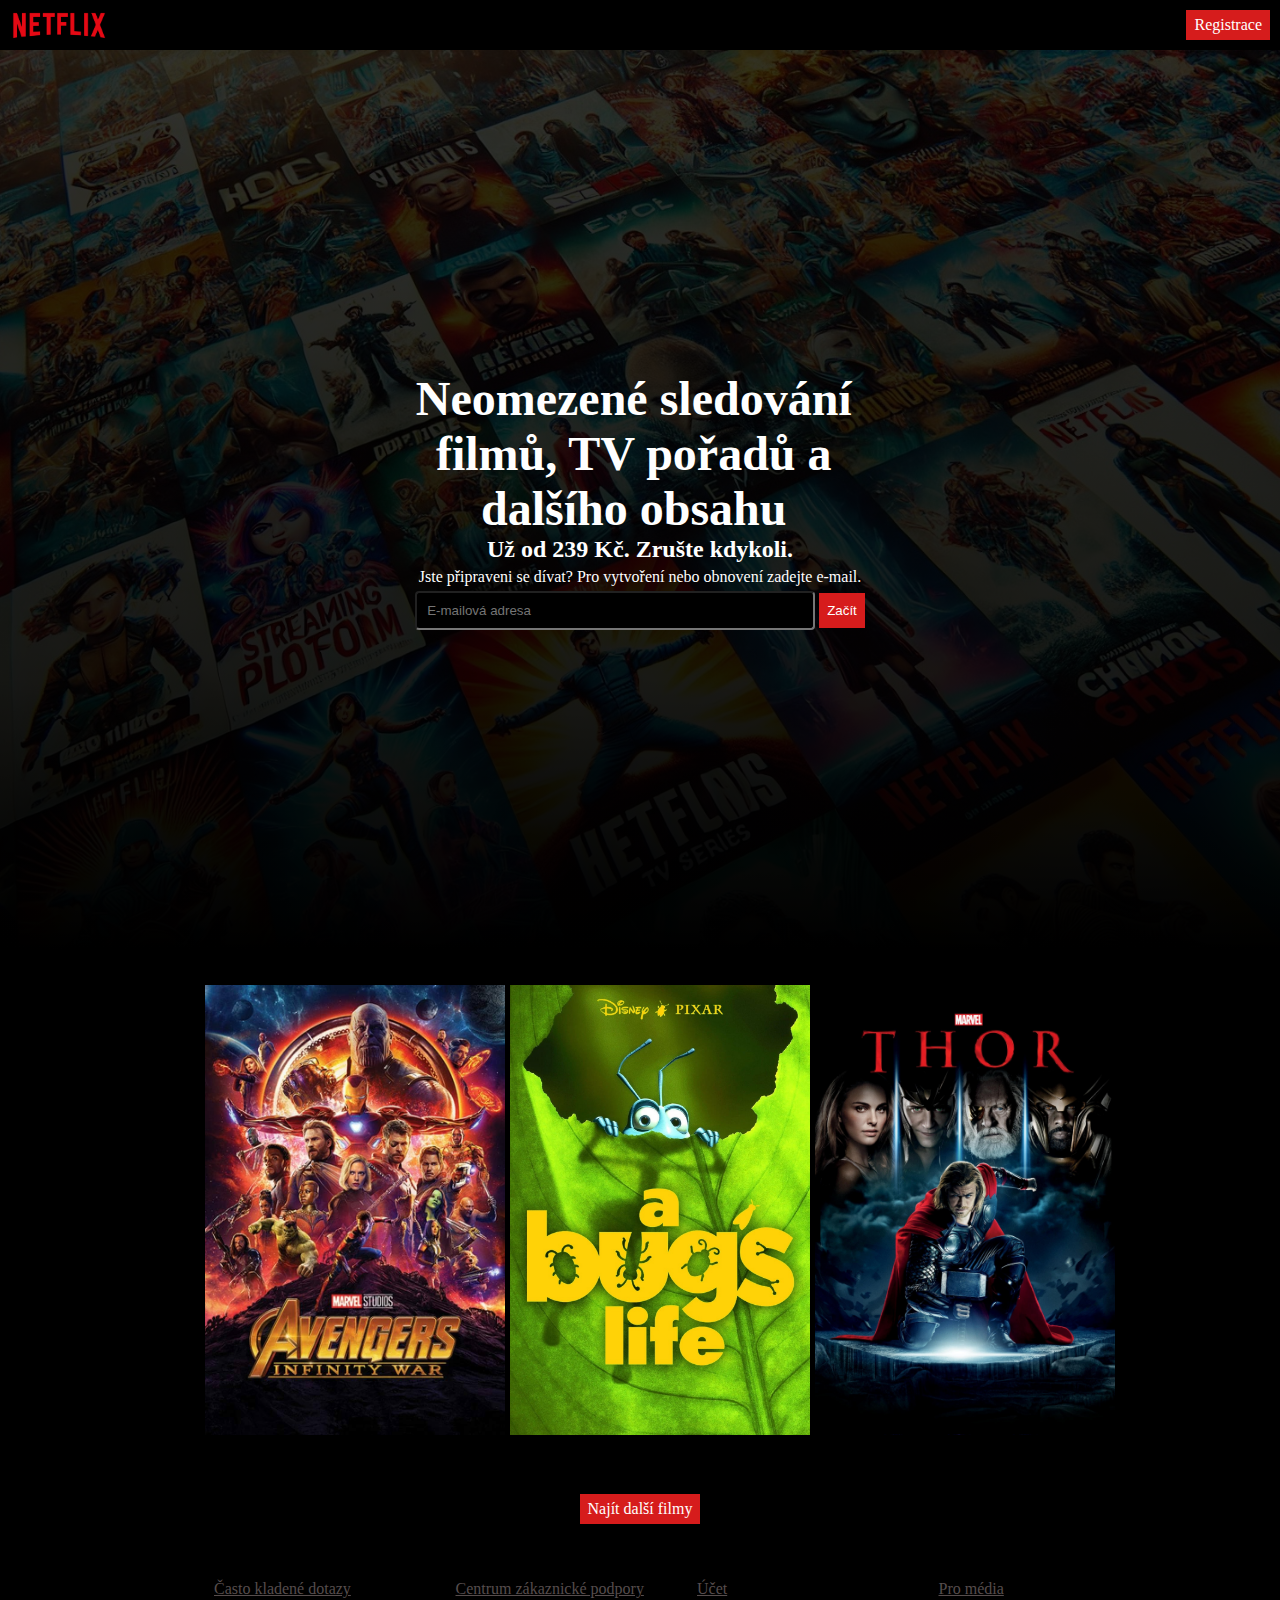
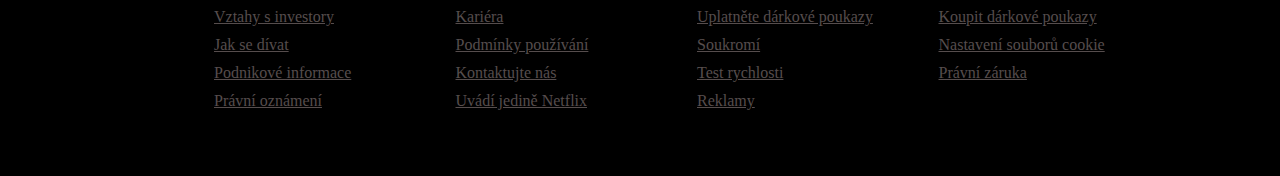
<file: index.html>
<!DOCTYPE html>
<html lang="cs">
  <head>
    <meta charset="UTF-8" />
    <meta name="viewport" content="width=device-width, initial-scale=1.0" />
    <title>Netflix</title>
    <link rel="stylesheet" href="CSS/style.css" />
    <link
      href="https://cdnjs.cloudflare.com/ajax/libs/font-awesome/6.5.2/css/all.min.css"
      rel="stylesheet"
    />
  </head>
  <body>
    <div id="top"></div>
    <header class="header" id="main-header">
      <div class="header-container">
        <img
          src="pictures/netflix-logo.png"
          alt="Netflix logo"
          class="netflix-logo-img"
        />
        <a href="form.html" class="registration-btn" id="registration-btn"
          >Registrace</a
        >
      </div>
    </header>
    <main class="hero-section" id="hero-section">
      <div class="hero-content" id="hero-content">
        <h1 class="hero-title">
          Neomezené sledování filmů, TV pořadů a dalšího obsahu
        </h1>
        <h2 class="hero-subtitle">Už od 239 Kč. Zrušte kdykoli.</h2>
        <p class="hero-text">
          Jste připraveni se dívat? Pro vytvoření nebo obnovení zadejte e-mail.
        </p>
        <form class="hero-form" id="hero-form">
          <label for="hero-email" class="hero-label sr-only"
            >E-mailová adresa</label
          >
          <input
            type="email"
            id="hero-email"
            name="email"
            class="hero-input"
            placeholder="E-mailová adresa"
            required
          />
          <button type="submit" class="hero-button" id="hero-button">
            Začít
          </button>
        </form>
      </div>
    </main>
    <section
      class="movies-section"
      aria-labelledby="recommended-title"
      id="recommended"
    >
      <ul class="movies-list">
        <li class="movies-item">
          <img
            src="pictures/avengers.jpg"
            alt="Avenger: Infinity war - film poster"
            class="movies-poster"
            width="300"
            height="450"
            loading="lazy"
            decoding="async"
          />
        </li>
        <li class="movies-item">
          <img
            src="pictures/bugs-life.jpeg"
            alt="A Bug's Life - film poster "
            class="movies-poster"
            width="300"
            height="450"
            loading="lazy"
            decoding="async"
          />
        </li>
        <li class="movies-item">
          <img
            src="pictures/thor.jpeg"
            alt="Thor - film poster"
            class="movies-poster"
            width="300"
            height="450"
            loading="lazy"
            decoding="async"
          />
        </li>
      </ul>
      <a href="films.html" class="movies-cta" id="movies-cta"
        >Najít další filmy</a
      >
    </section>
    <footer class="site-footer">
      <nav class="site-footer-nav" aria-label="Užitečné odkazy">
        <div class="site-footer-lists">
          <ul class="site-footer-list">
            <li><a href="#">Často kladené dotazy</a></li>
            <li><a href="#">Vztahy s investory</a></li>
            <li><a href="#">Jak se dívat</a></li>
            <li><a href="#">Podnikové informace</a></li>
            <li><a href="#">Právní oznámení</a></li>
          </ul>

          <ul class="site-footer-list">
            <li><a href="#">Centrum zákaznické podpory</a></li>
            <li><a href="#">Kariéra</a></li>
            <li><a href="#">Podmínky používání</a></li>
            <li><a href="#">Kontaktujte nás</a></li>
            <li><a href="#">Uvádí jedině Netflix</a></li>
          </ul>

          <ul class="site-footer-list">
            <li><a href="#">Účet</a></li>
            <li><a href="#">Uplatněte dárkové poukazy</a></li>
            <li><a href="#">Soukromí</a></li>
            <li><a href="#">Test rychlosti</a></li>
            <li><a href="#">Reklamy</a></li>
          </ul>

          <ul class="site-footer-list">
            <li><a href="#">Pro média</a></li>
            <li><a href="#">Koupit dárkové poukazy</a></li>
            <li><a href="#">Nastavení souborů cookie</a></li>
            <li><a href="#">Právní záruka</a></li>
          </ul>
        </div>
      </nav>
    </footer>
    <a href="#top" class="back-to-top" id="backToTop" aria-label="Zpět nahoru">
      <i class="fa-regular fa-circle-up"></i>
    </a>
    <script src="js/script.js" defer></script>
  </body>
</html>
</file>
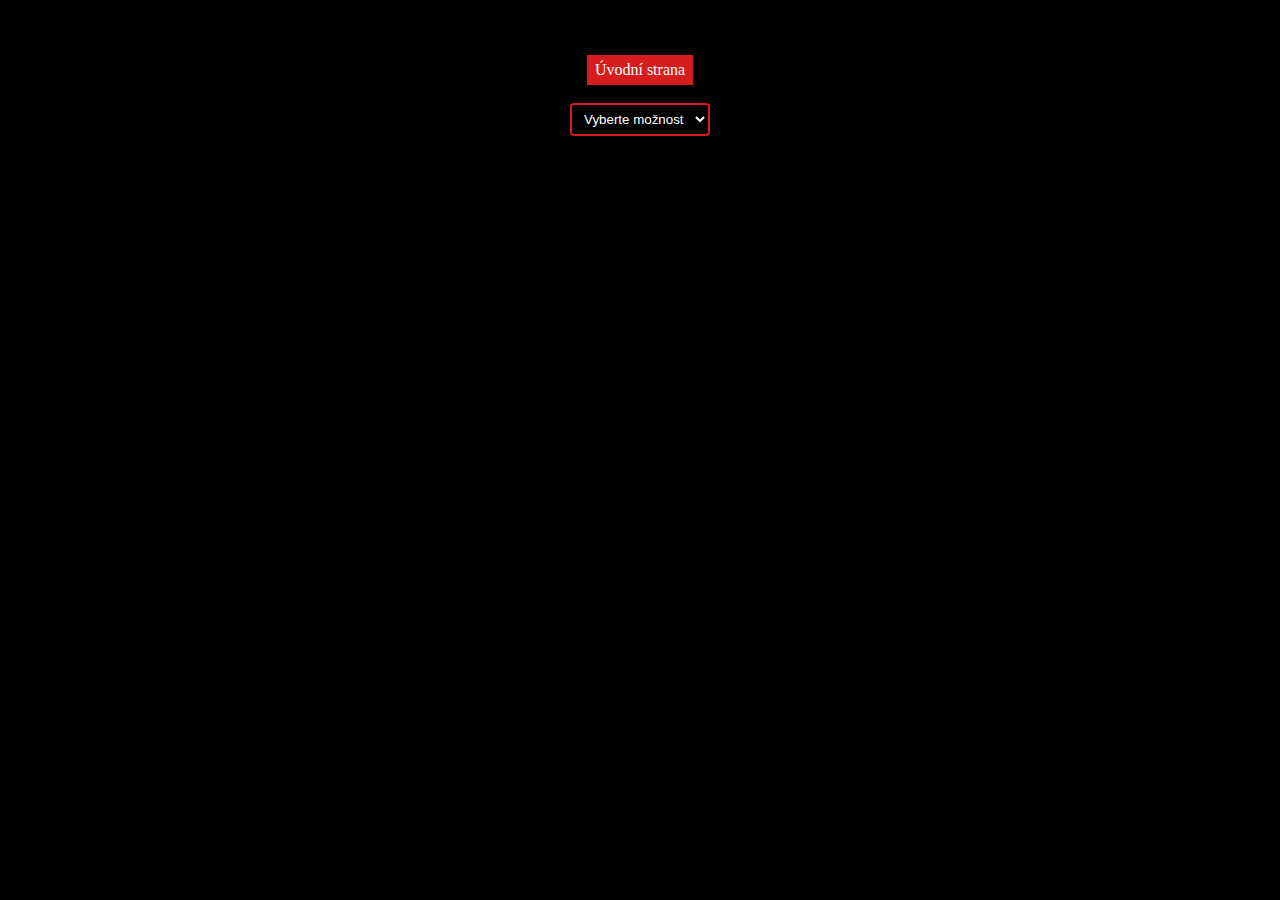
<file: films.html>
<!DOCTYPE html>
<html lang="cs">
  <head>
    <meta charset="UTF-8" />
    <meta name="viewport" content="width=device-width, initial-scale=1.0" />
    <title>Výběr filmů</title>
    <link rel="stylesheet" href="CSS/films.css" />
  </head>
  <body>
    <main class="films">
      <a href="index.html" class="main-page-cta" id="main-page-cta"
        >Úvodní strana</a
      >
      <label for="movie-select">Vyber film:</label>
      <select id="movie-select" name="movie">
        <option value="" selected disabled>Vyberte možnost</option>
        <option value="girl">Girl</option>
        <option value="boy">Boy</option>
        <option value="avengers">Avengers</option>
        <option value="horor">Horor</option>
      </select>
      <section id="results" class="results" aria-live="polite"></section>
    </main>
    <script src="js/films.js" defer></script>
  </body>
</html>
</file>
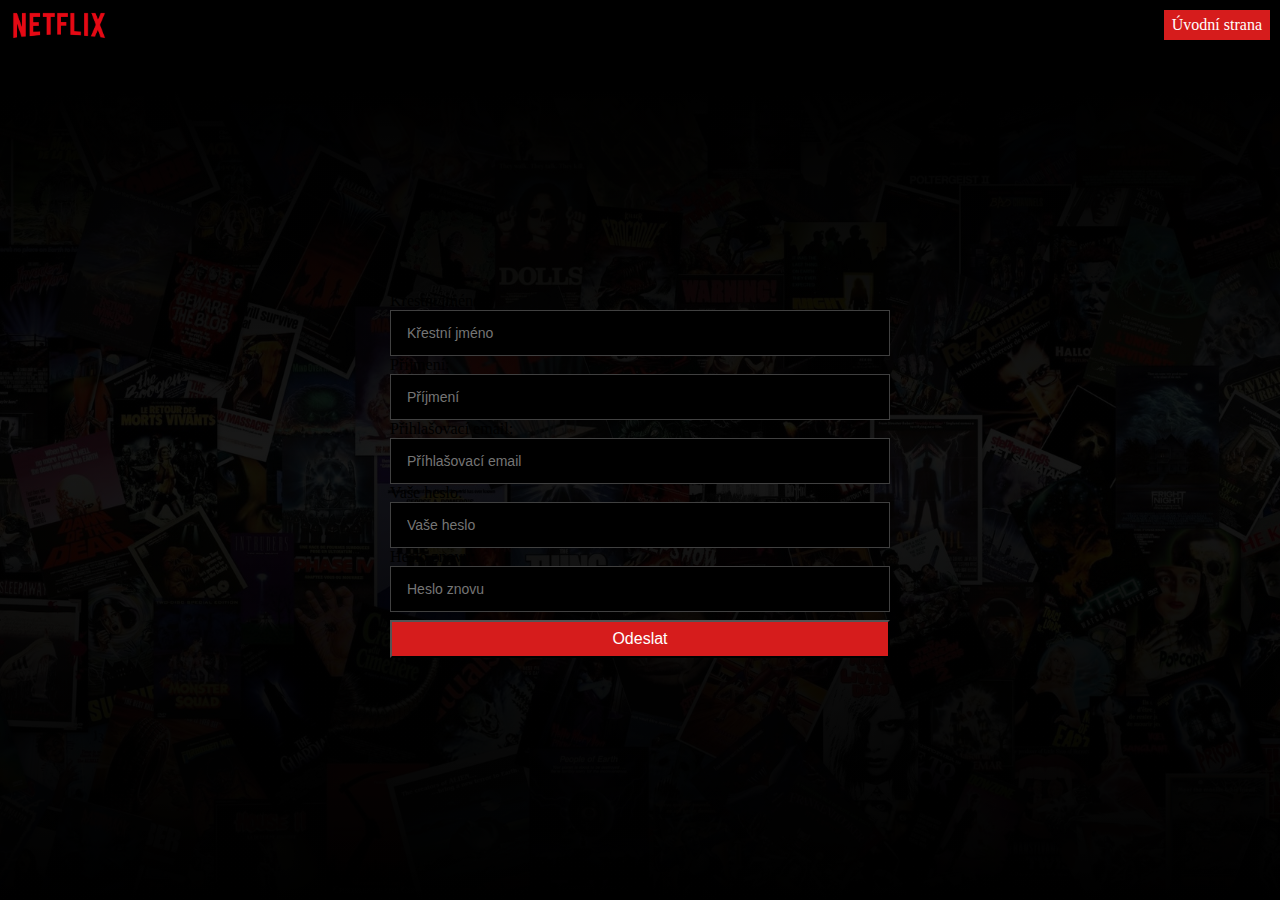
<file: form.html>
<!DOCTYPE html>
<html lang="cs">
  <head>
    <meta charset="UTF-8" />
    <meta name="viewport" content="width=device-width, initial-scale=1.0" />
    <title>Registrace</title>
    <link rel="stylesheet" href="CSS/form.css" />
  </head>
  <body>
    <header class="page-header" id="site-header">
      <div class="page-header-container">
        <img
          src="pictures/netflix-logo.png"
          alt="Netflix logo"
          class="netflix-logo-img"
        />
        <a href="index.html" class="int-page" id="int-page">Úvodní strana</a>
      </div>
    </header>
    <section class="form-section">
      <form class="registration-form" id="registration-form">
        <div class="form-group">
          <label for="first-name">Křestní jméno:</label>
          <input
            type="text"
            id="first-name"
            name="first-name"
            placeholder="Křestní jméno"
            required
          />
        </div>
        <div class="form-group">
          <label for="last-name">Příjmení:</label>
          <input
            type="text"
            id="last-name"
            name="last-name"
            placeholder="Příjmení"
            required
          />
        </div>
        <div class="form-group">
          <label for="email">Přihlašovací email:</label>
          <input
            type="email"
            id="email"
            name="email"
            placeholder="Příhlašovací email"
            required
          />
        </div>
        <div class="form-group">
          <label for="password">Vaše heslo:</label>
          <input
            type="password"
            id="password"
            name="password"
            placeholder="Vaše heslo"
            required
          />
        </div>
        <div class="form-group">
          <label for="password2">Heslo znovu:</label>
          <input
            type="password"
            id="password2"
            name="password2"
            placeholder="Heslo znovu"
            required
          />
        </div>
        <div>
          <button class="form-btn" type="submit">Odeslat</button>
        </div>
      </form>
    </section>
    <script src="js/form.js" defer></script>
  </body>
</html>
</file>
<file: CSS/style.css>
:root {
  --background-main: #000000;
  --main-red: rgb(214, 28, 28);
  --main-text: #ffffff;
  --registration-btn-hover: #f00202;
  --footer-text: #564d4d;
}

* {
  box-sizing: border-box;
  margin: 0;
}

/* ======Header====== */

.header {
  background-color: var(--background-main);
  width: 100%;
  padding: 10px 10px;
}

.header-container {
  display: flex;
  justify-content: space-between;
  align-items: center;
  width: 100%;
}

.netflix-logo-img {
  height: 30px;
}

.registration-btn {
  display: inline-block;
  width: max-content;
  background-color: var(--main-red);
  color: var(--main-text);
  padding: 6px 8px;
  text-decoration: none;
  cursor: pointer;
  transition: all 0.3s ease;
}

.registration-btn:hover {
  background-color: var(--registration-btn-hover);
  transform: scale(1.05);
}

/* ======Hero section====== */

.hero-section {
  background-image: linear-gradient(
      to bottom,
      rgba(0, 0, 0, 0.8) 0%,
      rgba(0, 0, 0, 0.9) 70%,
      rgba(0, 0, 0, 1) 100%
    ),
    url('../pictures/background.jpg');
  background-size: cover;
  background-position: center center;
  background-repeat: no-repeat;
  height: 100vh;
  display: flex;
  align-items: center;
  justify-content: center;
}

.hero-content {
  text-align: center;
  color: var(--main-text);
}

.hero-title {
  font-size: 48px;
  max-width: 450px;
}

.hero-text {
  padding: 5px 10px;
}

.sr-only {
  position: absolute;
  padding: 0;
  margin: -1px;
  overflow: hidden;
  clip: rect(0, 0, 0, 0);
  white-space: nowrap;
  border: 0;
}

.hero-input {
  width: 100%;
  max-width: 400px;
  padding: 10px;
  border-radius: 4px;
  background-color: var(--background-main);
}

.hero-button {
  padding: 10px 8px;
  background-color: var(--main-red);
  color: var(--main-text);
  border: none;
  cursor: pointer;
  transition: all 0.2s ease;
}

.hero-button:hover {
  background-color: var(--registration-btn-hover);
  transform: scale(1.05);
}

/* ======Movies Section====== */

.movies-section {
  background-color: var(--background-main);
}

.movies-list {
  list-style: none;
  display: flex;
  gap: 5px;
  justify-content: center;
  padding-top: 35px;
}

.movies-cta {
  display: block;
  width: max-content;
  margin: 55px auto 0 auto;
  background-color: var(--main-red);
  color: var(--main-text);
  padding: 6px 8px;
  text-decoration: none;
  cursor: pointer;
  transition: all 0.3s ease;
}

.movies-cta:hover {
  background-color: var(--registration-btn-hover);
  transform: scale(1.05);
}

.movies-poster {
  transition: transform 0.3s ease;
}

.movies-poster:hover {
  transform: scale(1.05);
}

/* ======Footer====== */

.site-footer {
  background-color: var(--background-main);
  text-decoration: none;
  padding: 56px;
}

.site-footer-lists {
  display: grid;
  grid-template-columns: repeat(4, minmax(160px, 1fr));
  max-width: 1000px;
  margin: 0 auto;
  padding-left: 34px;
}

.site-footer-list li {
  margin-bottom: 10px;
}

.site-footer-list a {
  color: var(--footer-text);
}

/* ======Back to top====== */

.back-to-top {
  position: fixed;
  bottom: 20px;
  right: 20px;
  font-size: 2rem;
  color: var(--main-red);
  cursor: pointer;
  z-index: 1000;
  transition: transform 0.3s ease, opacity 0.3s ease;
  opacity: 0;
  pointer-events: none;
}

.back-to-top.is-visible {
  opacity: 1;
  pointer-events: auto;
}

.back-to-top:hover {
  transform: scale(1.2);
  opacity: 0.9;
}

/* ====== RESPONZIVITA: HOMEPAGE ======= */

@media (max-width: 992px) {
  .header-container {
    padding: 0 16px;
  }

  .netflix-logo-img {
    height: 26px;
  }

  .hero-section {
    height: auto;
    min-height: 80vh;
    padding: 48px 16px;
  }

  .hero-content {
    max-width: 640px;
  }

  .hero-title {
    font-size: 36px;
    max-width: 100%;
    line-height: 1.2;
    margin: 0 auto 8px;
  }

  .hero-subtitle,
  .hero-text {
    font-size: 16px;
  }

  .hero-form {
    display: grid;
    grid-template-columns: 1fr auto;
    gap: 10px;
    justify-content: center;
    margin-top: 12px;
  }

  .hero-input {
    max-width: 100%;
  }
  .hero-button {
    padding: 12px 16px;
  }

  .movies-list {
    gap: 10px;
    padding: 28px 12px 0;
    flex-wrap: wrap;
  }

  .movies-poster {
    width: 240px;
    height: auto;
  }

  .site-footer {
    padding: 40px 16px;
  }
  .site-footer-lists {
    grid-template-columns: repeat(2, minmax(160px, 1fr));
    padding-left: 0;
    gap: 16px;
  }
}
</file>
<file: CSS/films.css>
:root {
  --background-main: #000000;
  --main-red: rgb(214, 28, 28);
  --main-text: #ffffff;
  --registration-btn-hover: #f00202;
  --footer-text: #564d4d;
}

* {
  box-sizing: border-box;
  margin: 0;
}

body {
  background-color: var(--background-main);
}

.films {
  display: flex;
  flex-direction: column;
  align-items: center;
  margin-top: 55px;
}

.main-page-cta {
  display: block;
  width: max-content;
  background-color: var(--main-red);
  color: var(--main-text);
  padding: 6px 8px;
  text-decoration: none;
  cursor: pointer;
  transition: all 0.3s ease;
}

.main-page-cta:hover {
  background-color: var(--registration-btn-hover);
  transform: scale(1.05);
}

select {
  border: 2px solid var(--main-red);
  background-color: var(--background-main);
  color: var(--main-text);
  padding: 6px 8px;
  border-radius: 4px;
}

/* filmy */

.grid {
  padding-top: 44px;
  display: flex;
  flex-wrap: wrap;
  justify-content: center;
  gap: 8px;
}

.poster {
  transform: rotate(3deg);
  transition: transform 0.3s ease, box-shadow 0.3s ease;
  box-shadow: 0 4px 10px rgba(0, 0, 0, 0.15);
}

.poster:hover {
  transform: rotate(0deg) scale(1.05);
  box-shadow: 0 8px 20px rgba(0, 0, 0, 0.25);
  cursor: pointer;
}

/* ====== RESPONZIVITA: Films ======= */

@media (max-width: 768px) {
  .grid {
    grid-template-columns: repeat(2, minmax(150px, 1fr));
    gap: 10px;
  }
  .poster {
    max-width: 220px;
  }
}

@media (max-width: 480px) {
  .grid {
    grid-template-columns: 1fr;
    gap: 12px;
  }
  .poster {
    max-width: 420px;
  }
}
</file>
<file: CSS/form.css>
:root {
  --background-main: #000000;
  --main-red: rgb(214, 28, 28);
  --main-text: #ffffff;
  --registration-btn-hover: #f00202;
  --footer-text: #564d4d;
}

* {
  box-sizing: border-box;
  margin: 0;
}

body {
  background-image: linear-gradient(
      to bottom,
      rgba(0, 0, 0, 1) 10%,
      rgba(0, 0, 0, 0.9) 50%,
      rgba(0, 0, 0, 1) 100%
    ),
    url('../pictures/movies-background.jpeg');
  background-size: cover;
  background-position: center center;
  background-repeat: no-repeat;
  min-height: 100vh;
}

.page-header {
  background-color: var(--background-main);
  width: 100%;
  padding: 10px 10px;
}

.page-header-container {
  display: flex;
  justify-content: space-between;
  align-items: center;
  width: 100%;
}

.netflix-logo-img {
  height: 30px;
}

.int-page {
  display: inline-block;
  width: max-content;
  background-color: var(--main-red);
  color: var(--main-text);
  padding: 6px 8px;
  text-decoration: none;
  cursor: pointer;
  transition: all 0.3s ease;
}

.int-page:hover {
  background-color: var(--registration-btn-hover);
  transform: scale(1.05);
}

.form-section {
  min-height: calc(100vh - 50px);
  display: flex;
  flex-direction: column;
  justify-content: center;
  align-items: center;
  padding: 20px;
}

.form-group input {
  width: 100%;
  max-width: 500px;
  padding: 14px 16px;
  font-size: 14px;
  border: 1px solid rgba(255, 255, 255, 0.25);
  background-color: var(--background-main);
  color: var(--main-text);
  display: block;
}

.form-group input:-webkit-autofill {
  -webkit-box-shadow: 0 0 0 1000px rgba(0, 0, 0, 0.8) inset !important;
  -webkit-text-fill-color: var(--main-text) !important;
  caret-color: var(--main-text);
  transition: background-color 9999s ease-in-out 0s !important;
}

.form-group input:-webkit-autofill:focus {
  -webkit-box-shadow: 0 0 0 1000px rgba(0, 0, 0, 0.8) inset !important;
  -webkit-text-fill-color: var(--main-text) !important;
}

input.valid {
  border: 2px solid green;
}
input.invalid {
  border: 2px solid red;
}

input:focus {
  outline: none;
}

.form-btn {
  display: inline-block;
  background-color: var(--main-red);
  color: var(--main-text);
  width: 500px;
  cursor: pointer;
  padding: 8px;
  font-size: 16px;
  margin-top: 8px;
}

/* ====== RESPONZIVITA: FORMULÁŘ ======= */

@media (max-width: 768px) {
  .form-group input,
  .form-btn {
    width: 90%;
    font-size: 15px;
    padding: 12px 14px;
  }
}

@media (max-width: 480px) {
  .form-group input,
  .form-btn {
    width: 100%;
    font-size: 14px;
    padding: 10px 12px;
  }
}
</file>
